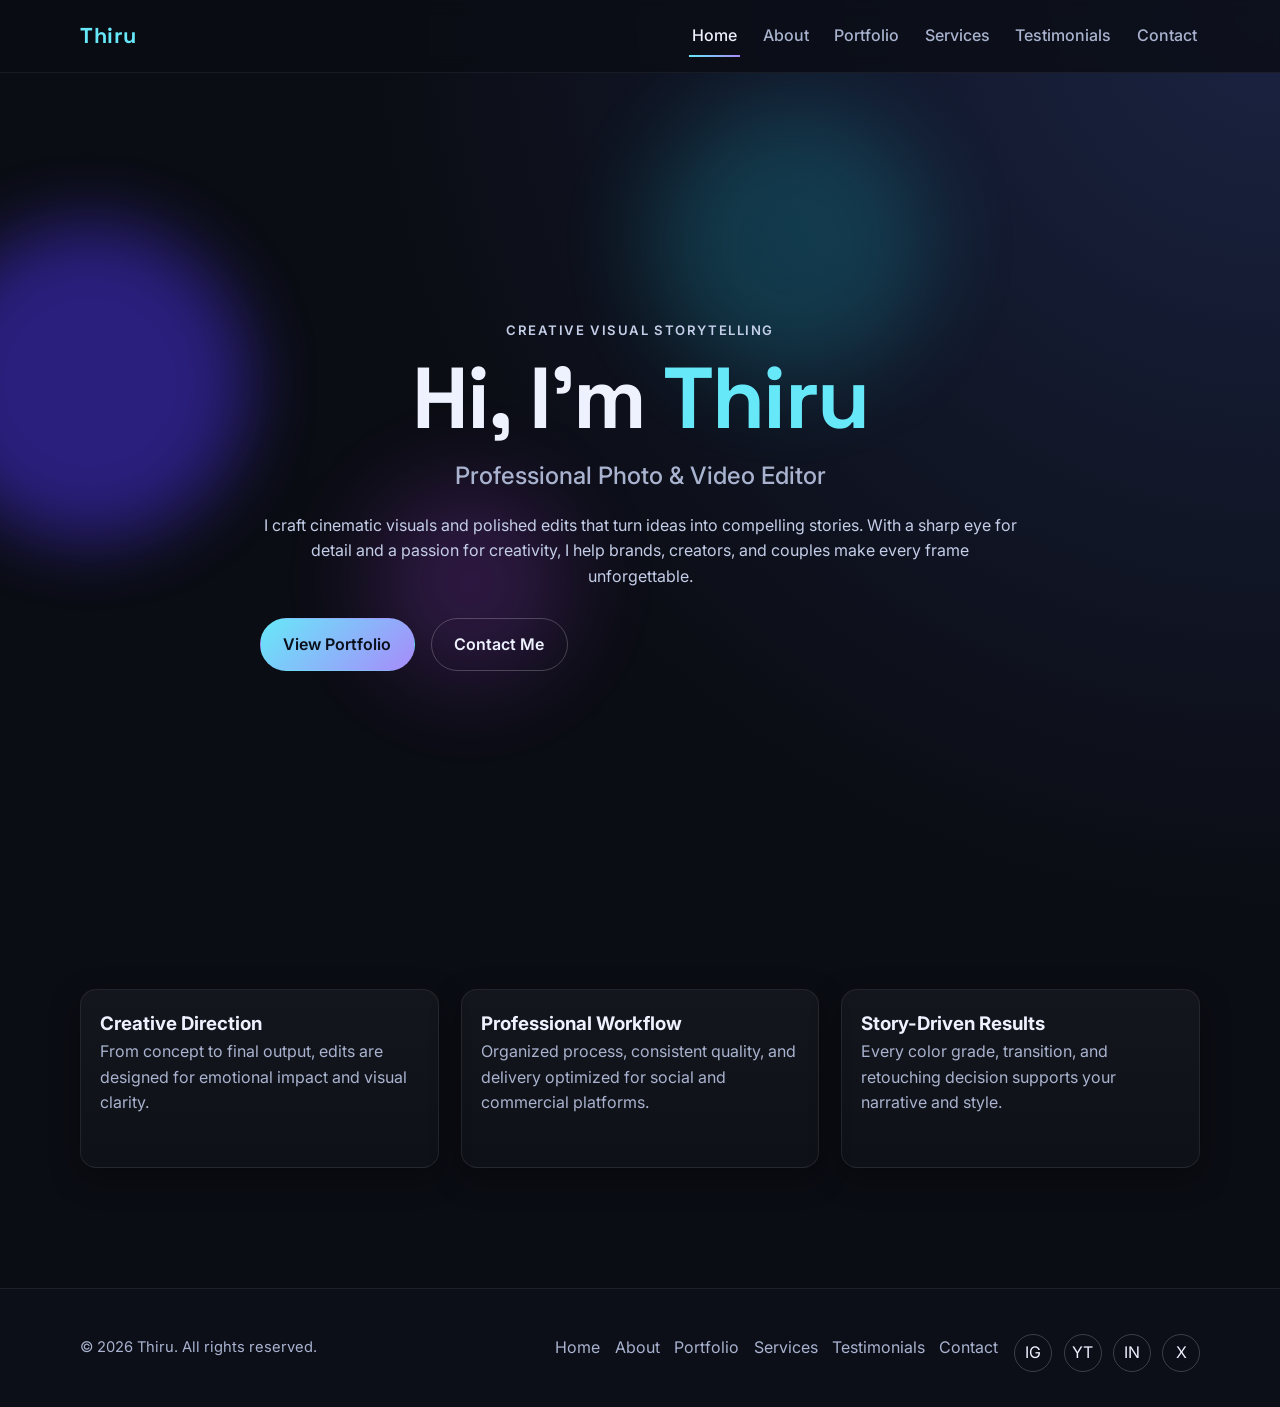
<file: index.html>
<!DOCTYPE html>
<html lang="en">
  <head>
    <meta charset="UTF-8" />
    <meta name="viewport" content="width=device-width, initial-scale=1.0" />
    <meta
      name="description"
      content="Thiru - Professional Photo & Video Editor portfolio website"
    />
    <title>Thiru | Home</title>
    <link rel="stylesheet" href="style.css" />
    <script src="script.js" defer></script>
  </head>
  <body>
    <!-- Shared sticky header -->
    <header class="site-header">
      <div class="container nav-wrap">
        <a class="logo" href="index.html">Thiru</a>
        <button class="nav-toggle" data-nav-toggle aria-label="Toggle navigation">☰</button>
        <nav class="site-nav" id="siteNav" aria-label="Primary navigation">
          <a class="active" href="index.html">Home</a>
          <a href="about.html">About</a>
          <a href="portfolio.html">Portfolio</a>
          <a href="services.html">Services</a>
          <a href="testimonials.html">Testimonials</a>
          <a href="contact.html">Contact</a>
        </nav>
      </div>
    </header>

    <main>
      <!-- Hero section with subtle motion background -->
      <section class="hero section">
        <div class="hero-bg" aria-hidden="true"></div>
        <div class="container hero-content reveal">
          <p class="eyebrow">Creative Visual Storytelling</p>
          <h1>Hi, I’m <span>Thiru</span></h1>
          <h2>Professional Photo &amp; Video Editor</h2>
          <p>
            I craft cinematic visuals and polished edits that turn ideas into compelling stories.
            With a sharp eye for detail and a passion for creativity, I help brands, creators,
            and couples make every frame unforgettable.
          </p>
          <div class="btn-group">
            <a class="btn btn-primary" href="portfolio.html">View Portfolio</a>
            <a class="btn btn-outline" href="contact.html">Contact Me</a>
          </div>
        </div>
      </section>

      <!-- Quick value section -->
      <section class="section">
        <div class="container grid" style="grid-template-columns: repeat(auto-fit, minmax(220px, 1fr));">
          <article class="card reveal">
            <h3>Creative Direction</h3>
            <p class="section-subtitle">
              From concept to final output, edits are designed for emotional impact and visual clarity.
            </p>
          </article>
          <article class="card reveal">
            <h3>Professional Workflow</h3>
            <p class="section-subtitle">
              Organized process, consistent quality, and delivery optimized for social and commercial platforms.
            </p>
          </article>
          <article class="card reveal">
            <h3>Story-Driven Results</h3>
            <p class="section-subtitle">
              Every color grade, transition, and retouching decision supports your narrative and style.
            </p>
          </article>
        </div>
      </section>
    </main>

    <!-- Shared footer -->
    <footer class="site-footer">
      <div class="container footer-wrap">
        <div class="footer-copy">© <span data-year></span> Thiru. All rights reserved.</div>
        <div class="footer-links">
          <a href="index.html">Home</a>
          <a href="about.html">About</a>
          <a href="portfolio.html">Portfolio</a>
          <a href="services.html">Services</a>
          <a href="testimonials.html">Testimonials</a>
          <a href="contact.html">Contact</a>
        </div>
        <div class="social-row" aria-label="Social links">
          <a class="social-icon" href="https://instagram.com" target="_blank" rel="noopener" aria-label="Instagram">IG</a>
          <a class="social-icon" href="https://youtube.com" target="_blank" rel="noopener" aria-label="YouTube">YT</a>
          <a class="social-icon" href="https://linkedin.com" target="_blank" rel="noopener" aria-label="LinkedIn">IN</a>
          <a class="social-icon" href="https://twitter.com" target="_blank" rel="noopener" aria-label="Twitter">X</a>
        </div>
      </div>
    </footer>
  </body>
</html>
</file>
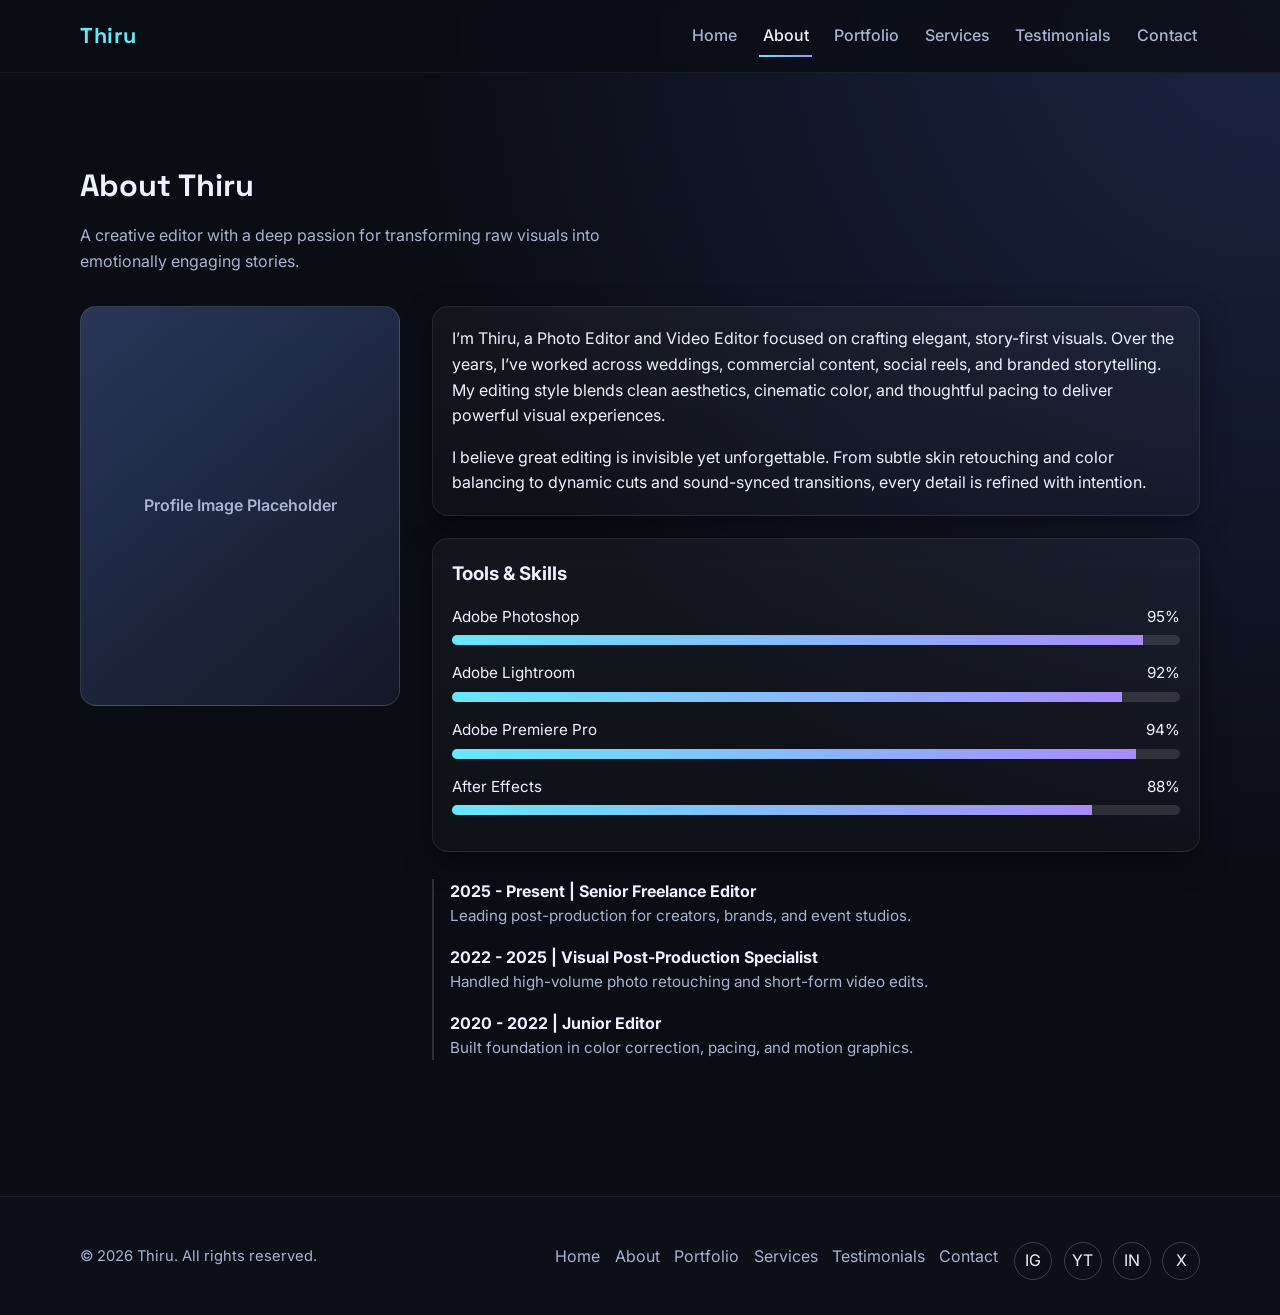
<file: about.html>
<!DOCTYPE html>
<html lang="en">
  <head>
    <meta charset="UTF-8" />
    <meta name="viewport" content="width=device-width, initial-scale=1.0" />
    <meta name="description" content="About Thiru - Photo & Video Editor" />
    <title>Thiru | About</title>
    <link rel="stylesheet" href="style.css" />
    <script src="script.js" defer></script>
  </head>
  <body>
    <header class="site-header">
      <div class="container nav-wrap">
        <a class="logo" href="index.html">Thiru</a>
        <button class="nav-toggle" data-nav-toggle aria-label="Toggle navigation">☰</button>
        <nav class="site-nav" id="siteNav" aria-label="Primary navigation">
          <a href="index.html">Home</a>
          <a class="active" href="about.html">About</a>
          <a href="portfolio.html">Portfolio</a>
          <a href="services.html">Services</a>
          <a href="testimonials.html">Testimonials</a>
          <a href="contact.html">Contact</a>
        </nav>
      </div>
    </header>

    <main>
      <section class="section">
        <div class="container">
          <h1 class="section-title reveal">About Thiru</h1>
          <p class="section-subtitle reveal">
            A creative editor with a deep passion for transforming raw visuals into emotionally engaging stories.
          </p>

          <div class="about-layout">
            <!-- Profile placeholder -->
            <div class="profile-placeholder reveal">Profile Image Placeholder</div>

            <div>
              <article class="card reveal">
                <p>
                  I’m Thiru, a Photo Editor and Video Editor focused on crafting elegant, story-first visuals.
                  Over the years, I’ve worked across weddings, commercial content, social reels, and branded
                  storytelling. My editing style blends clean aesthetics, cinematic color, and thoughtful pacing
                  to deliver powerful visual experiences.
                </p>
                <p style="margin-top: 1rem;">
                  I believe great editing is invisible yet unforgettable. From subtle skin retouching and color
                  balancing to dynamic cuts and sound-synced transitions, every detail is refined with intention.
                </p>
              </article>

              <!-- Skills with animated progress bars -->
              <section class="skills card reveal" aria-label="Editing tools and proficiency">
                <h3 style="margin-bottom: 1rem;">Tools &amp; Skills</h3>

                <div class="skill">
                  <div class="skill-label">
                    <span>Adobe Photoshop</span>
                    <span>95%</span>
                  </div>
                  <div class="skill-track"><div class="skill-fill" data-level="95"></div></div>
                </div>

                <div class="skill">
                  <div class="skill-label">
                    <span>Adobe Lightroom</span>
                    <span>92%</span>
                  </div>
                  <div class="skill-track"><div class="skill-fill" data-level="92"></div></div>
                </div>

                <div class="skill">
                  <div class="skill-label">
                    <span>Adobe Premiere Pro</span>
                    <span>94%</span>
                  </div>
                  <div class="skill-track"><div class="skill-fill" data-level="94"></div></div>
                </div>

                <div class="skill">
                  <div class="skill-label">
                    <span>After Effects</span>
                    <span>88%</span>
                  </div>
                  <div class="skill-track"><div class="skill-fill" data-level="88"></div></div>
                </div>
              </section>

              <!-- Experience timeline -->
              <section class="timeline reveal" aria-label="Experience timeline">
                <div class="timeline-item">
                  <h4>2025 - Present | Senior Freelance Editor</h4>
                  <p>Leading post-production for creators, brands, and event studios.</p>
                </div>
                <div class="timeline-item">
                  <h4>2022 - 2025 | Visual Post-Production Specialist</h4>
                  <p>Handled high-volume photo retouching and short-form video edits.</p>
                </div>
                <div class="timeline-item">
                  <h4>2020 - 2022 | Junior Editor</h4>
                  <p>Built foundation in color correction, pacing, and motion graphics.</p>
                </div>
              </section>
            </div>
          </div>
        </div>
      </section>
    </main>

    <footer class="site-footer">
      <div class="container footer-wrap">
        <div class="footer-copy">© <span data-year></span> Thiru. All rights reserved.</div>
        <div class="footer-links">
          <a href="index.html">Home</a>
          <a href="about.html">About</a>
          <a href="portfolio.html">Portfolio</a>
          <a href="services.html">Services</a>
          <a href="testimonials.html">Testimonials</a>
          <a href="contact.html">Contact</a>
        </div>
        <div class="social-row" aria-label="Social links">
          <a class="social-icon" href="https://instagram.com" target="_blank" rel="noopener" aria-label="Instagram">IG</a>
          <a class="social-icon" href="https://youtube.com" target="_blank" rel="noopener" aria-label="YouTube">YT</a>
          <a class="social-icon" href="https://linkedin.com" target="_blank" rel="noopener" aria-label="LinkedIn">IN</a>
          <a class="social-icon" href="https://twitter.com" target="_blank" rel="noopener" aria-label="Twitter">X</a>
        </div>
      </div>
    </footer>
  </body>
</html>
</file>
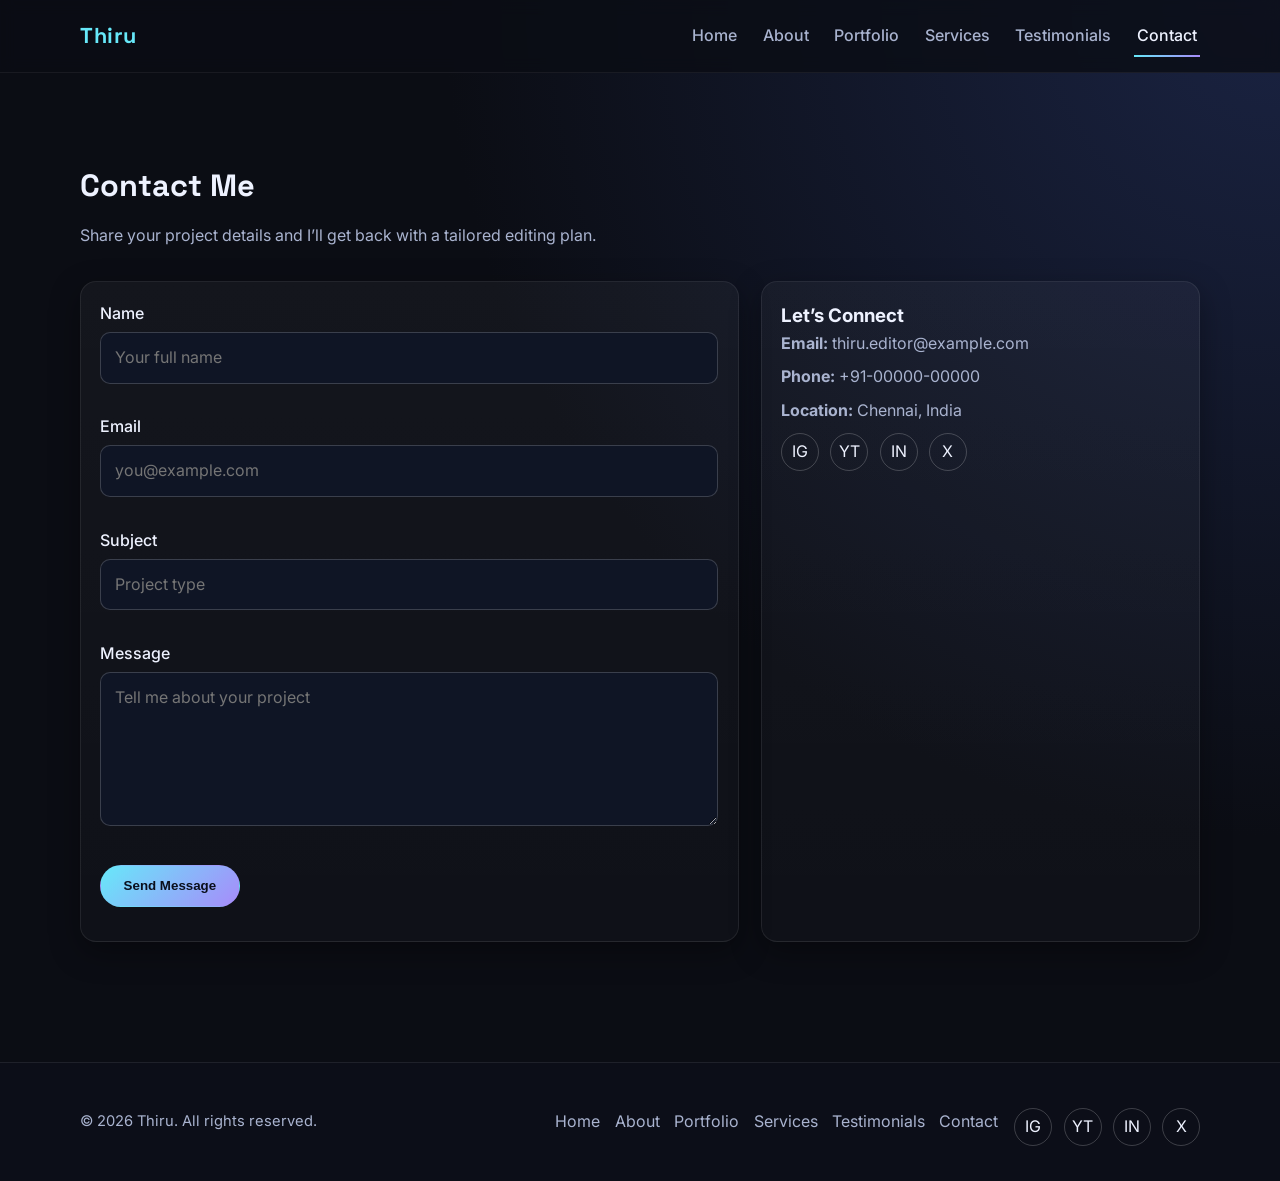
<file: contact.html>
<!DOCTYPE html>
<html lang="en">
  <head>
    <meta charset="UTF-8" />
    <meta name="viewport" content="width=device-width, initial-scale=1.0" />
    <meta name="description" content="Contact Thiru for photo and video editing projects" />
    <title>Thiru | Contact</title>
    <link rel="stylesheet" href="style.css" />
    <script src="script.js" defer></script>
  </head>
  <body>
    <header class="site-header">
      <div class="container nav-wrap">
        <a class="logo" href="index.html">Thiru</a>
        <button class="nav-toggle" data-nav-toggle aria-label="Toggle navigation">☰</button>
        <nav class="site-nav" id="siteNav" aria-label="Primary navigation">
          <a href="index.html">Home</a>
          <a href="about.html">About</a>
          <a href="portfolio.html">Portfolio</a>
          <a href="services.html">Services</a>
          <a href="testimonials.html">Testimonials</a>
          <a class="active" href="contact.html">Contact</a>
        </nav>
      </div>
    </header>

    <main>
      <section class="section">
        <div class="container">
          <h1 class="section-title reveal">Contact Me</h1>
          <p class="section-subtitle reveal">
            Share your project details and I’ll get back with a tailored editing plan.
          </p>

          <div class="contact-layout">
            <!-- Contact form with JavaScript validation -->
            <form id="contactForm" class="card reveal" novalidate>
              <div class="form-group">
                <label for="name">Name</label>
                <input id="name" name="name" type="text" placeholder="Your full name" />
                <p class="error" data-error="name"></p>
              </div>

              <div class="form-group">
                <label for="email">Email</label>
                <input id="email" name="email" type="email" placeholder="you@example.com" />
                <p class="error" data-error="email"></p>
              </div>

              <div class="form-group">
                <label for="subject">Subject</label>
                <input id="subject" name="subject" type="text" placeholder="Project type" />
                <p class="error" data-error="subject"></p>
              </div>

              <div class="form-group">
                <label for="message">Message</label>
                <textarea id="message" name="message" rows="5" placeholder="Tell me about your project"></textarea>
                <p class="error" data-error="message"></p>
              </div>

              <button type="submit" class="btn btn-primary">Send Message</button>
              <p id="formMessage" class="form-message"></p>
            </form>

            <!-- Contact details and social links -->
            <aside class="card contact-info reveal">
              <h3>Let’s Connect</h3>
              <p><strong>Email:</strong> thiru.editor@example.com</p>
              <p><strong>Phone:</strong> +91-00000-00000</p>
              <p><strong>Location:</strong> Chennai, India</p>

              <div class="social-row" aria-label="Social links">
                <a class="social-icon" href="https://instagram.com" target="_blank" rel="noopener" aria-label="Instagram">IG</a>
                <a class="social-icon" href="https://youtube.com" target="_blank" rel="noopener" aria-label="YouTube">YT</a>
                <a class="social-icon" href="https://linkedin.com" target="_blank" rel="noopener" aria-label="LinkedIn">IN</a>
                <a class="social-icon" href="https://twitter.com" target="_blank" rel="noopener" aria-label="Twitter">X</a>
              </div>
            </aside>
          </div>
        </div>
      </section>
    </main>

    <footer class="site-footer">
      <div class="container footer-wrap">
        <div class="footer-copy">© <span data-year></span> Thiru. All rights reserved.</div>
        <div class="footer-links">
          <a href="index.html">Home</a>
          <a href="about.html">About</a>
          <a href="portfolio.html">Portfolio</a>
          <a href="services.html">Services</a>
          <a href="testimonials.html">Testimonials</a>
          <a href="contact.html">Contact</a>
        </div>
        <div class="social-row" aria-label="Social links">
          <a class="social-icon" href="https://instagram.com" target="_blank" rel="noopener" aria-label="Instagram">IG</a>
          <a class="social-icon" href="https://youtube.com" target="_blank" rel="noopener" aria-label="YouTube">YT</a>
          <a class="social-icon" href="https://linkedin.com" target="_blank" rel="noopener" aria-label="LinkedIn">IN</a>
          <a class="social-icon" href="https://twitter.com" target="_blank" rel="noopener" aria-label="Twitter">X</a>
        </div>
      </div>
    </footer>
  </body>
</html>
</file>
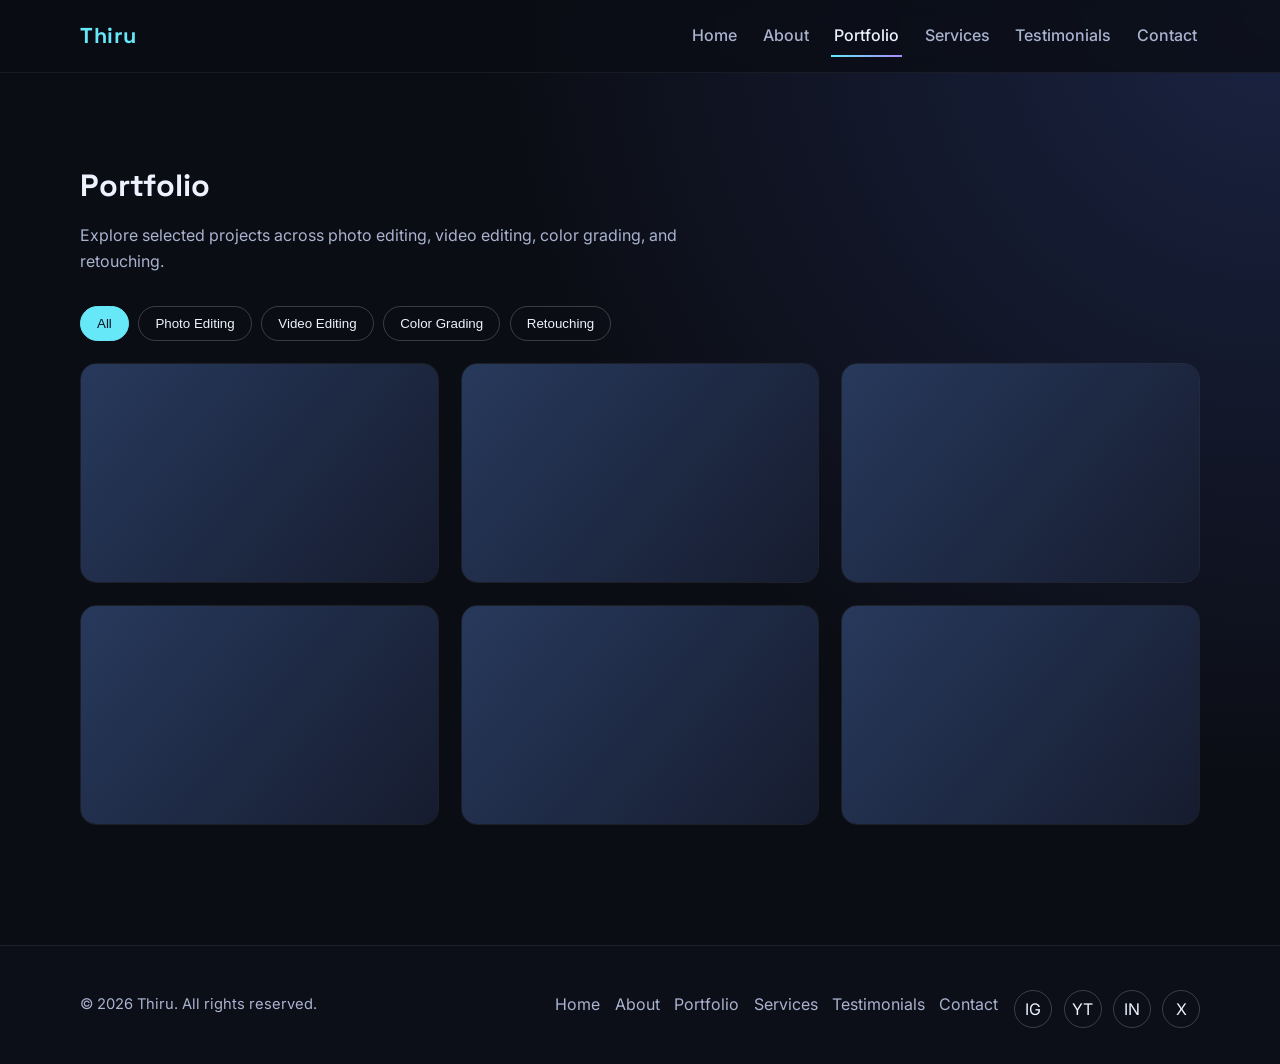
<file: portfolio.html>
<!DOCTYPE html>
<html lang="en">
  <head>
    <meta charset="UTF-8" />
    <meta name="viewport" content="width=device-width, initial-scale=1.0" />
    <meta name="description" content="Thiru portfolio projects" />
    <title>Thiru | Portfolio</title>
    <link rel="stylesheet" href="style.css" />
    <script src="script.js" defer></script>
  </head>
  <body>
    <header class="site-header">
      <div class="container nav-wrap">
        <a class="logo" href="index.html">Thiru</a>
        <button class="nav-toggle" data-nav-toggle aria-label="Toggle navigation">☰</button>
        <nav class="site-nav" id="siteNav" aria-label="Primary navigation">
          <a href="index.html">Home</a>
          <a href="about.html">About</a>
          <a class="active" href="portfolio.html">Portfolio</a>
          <a href="services.html">Services</a>
          <a href="testimonials.html">Testimonials</a>
          <a href="contact.html">Contact</a>
        </nav>
      </div>
    </header>

    <main>
      <section class="section">
        <div class="container">
          <h1 class="section-title reveal">Portfolio</h1>
          <p class="section-subtitle reveal">
            Explore selected projects across photo editing, video editing, color grading, and retouching.
          </p>

          <!-- Category filter buttons -->
          <div class="filter-wrap reveal">
            <button class="filter-btn active" data-filter="all">All</button>
            <button class="filter-btn" data-filter="photo">Photo Editing</button>
            <button class="filter-btn" data-filter="video">Video Editing</button>
            <button class="filter-btn" data-filter="grading">Color Grading</button>
            <button class="filter-btn" data-filter="retouch">Retouching</button>
          </div>

          <!-- Portfolio grid -->
          <div class="grid portfolio-grid reveal">
            <article class="portfolio-item" data-category="photo" data-title="Editorial Lookbook" data-gradient="linear-gradient(140deg, #455f8f, #1c273f)">
              <div class="project-thumb"></div>
              <div class="overlay"><div><h4>Editorial Lookbook</h4><p>Photo Editing</p></div></div>
            </article>

            <article class="portfolio-item" data-category="video" data-title="Wedding Highlight Film" data-gradient="linear-gradient(140deg, #704f2e, #2d2133)">
              <div class="project-thumb"></div>
              <div class="overlay"><div><h4>Wedding Highlight Film</h4><p>Video Editing</p></div></div>
            </article>

            <article class="portfolio-item" data-category="grading" data-title="Cinematic Teal & Orange" data-gradient="linear-gradient(140deg, #0b5f6a, #1d2440)">
              <div class="project-thumb"></div>
              <div class="overlay"><div><h4>Cinematic Teal &amp; Orange</h4><p>Color Grading</p></div></div>
            </article>

            <article class="portfolio-item" data-category="retouch" data-title="Beauty Retouch Series" data-gradient="linear-gradient(140deg, #705075, #252b45)">
              <div class="project-thumb"></div>
              <div class="overlay"><div><h4>Beauty Retouch Series</h4><p>Retouching</p></div></div>
            </article>

            <article class="portfolio-item" data-category="video" data-title="YouTube Travel Vlog" data-gradient="linear-gradient(140deg, #3f6b4d, #1f2b3d)">
              <div class="project-thumb"></div>
              <div class="overlay"><div><h4>YouTube Travel Vlog</h4><p>Video Editing</p></div></div>
            </article>

            <article class="portfolio-item" data-category="photo" data-title="Fashion Campaign Cleanup" data-gradient="linear-gradient(140deg, #6b4f8a, #1b213f)">
              <div class="project-thumb"></div>
              <div class="overlay"><div><h4>Fashion Campaign Cleanup</h4><p>Photo Editing</p></div></div>
            </article>
          </div>
        </div>
      </section>
    </main>

    <!-- Modal preview for portfolio items -->
    <div class="modal" id="portfolioModal" aria-hidden="true">
      <button class="modal-close" data-modal-close aria-label="Close preview">×</button>
      <div class="modal-content">
        <div class="modal-preview" data-modal-preview></div>
        <div class="modal-body">
          <h3 data-modal-title>Project Title</h3>
          <p data-modal-category class="section-subtitle" style="margin: 0.4rem 0 0;">Category</p>
        </div>
      </div>
    </div>

    <footer class="site-footer">
      <div class="container footer-wrap">
        <div class="footer-copy">© <span data-year></span> Thiru. All rights reserved.</div>
        <div class="footer-links">
          <a href="index.html">Home</a>
          <a href="about.html">About</a>
          <a href="portfolio.html">Portfolio</a>
          <a href="services.html">Services</a>
          <a href="testimonials.html">Testimonials</a>
          <a href="contact.html">Contact</a>
        </div>
        <div class="social-row" aria-label="Social links">
          <a class="social-icon" href="https://instagram.com" target="_blank" rel="noopener" aria-label="Instagram">IG</a>
          <a class="social-icon" href="https://youtube.com" target="_blank" rel="noopener" aria-label="YouTube">YT</a>
          <a class="social-icon" href="https://linkedin.com" target="_blank" rel="noopener" aria-label="LinkedIn">IN</a>
          <a class="social-icon" href="https://twitter.com" target="_blank" rel="noopener" aria-label="Twitter">X</a>
        </div>
      </div>
    </footer>
  </body>
</html>
</file>
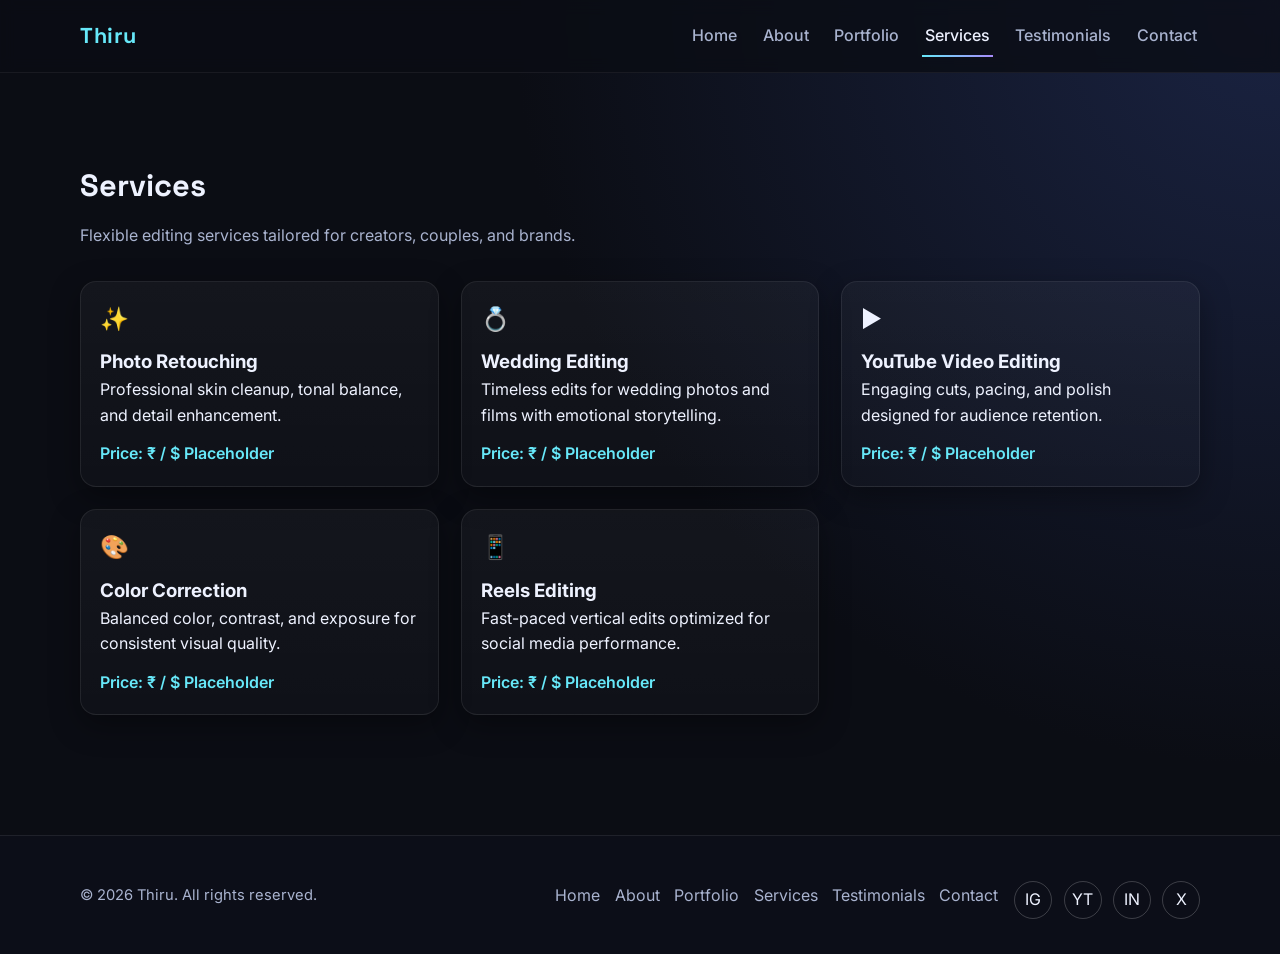
<file: services.html>
<!DOCTYPE html>
<html lang="en">
  <head>
    <meta charset="UTF-8" />
    <meta name="viewport" content="width=device-width, initial-scale=1.0" />
    <meta name="description" content="Services by Thiru - Photo & Video Editing" />
    <title>Thiru | Services</title>
    <link rel="stylesheet" href="style.css" />
    <script src="script.js" defer></script>
  </head>
  <body>
    <header class="site-header">
      <div class="container nav-wrap">
        <a class="logo" href="index.html">Thiru</a>
        <button class="nav-toggle" data-nav-toggle aria-label="Toggle navigation">☰</button>
        <nav class="site-nav" id="siteNav" aria-label="Primary navigation">
          <a href="index.html">Home</a>
          <a href="about.html">About</a>
          <a href="portfolio.html">Portfolio</a>
          <a class="active" href="services.html">Services</a>
          <a href="testimonials.html">Testimonials</a>
          <a href="contact.html">Contact</a>
        </nav>
      </div>
    </header>

    <main>
      <section class="section">
        <div class="container">
          <h1 class="section-title reveal">Services</h1>
          <p class="section-subtitle reveal">
            Flexible editing services tailored for creators, couples, and brands.
          </p>

          <!-- Service cards -->
          <div class="grid services-grid">
            <article class="card service-card reveal">
              <div class="service-icon">✨</div>
              <h3>Photo Retouching</h3>
              <p>Professional skin cleanup, tonal balance, and detail enhancement.</p>
              <p class="price">Price: ₹ / $ Placeholder</p>
            </article>

            <article class="card service-card reveal">
              <div class="service-icon">💍</div>
              <h3>Wedding Editing</h3>
              <p>Timeless edits for wedding photos and films with emotional storytelling.</p>
              <p class="price">Price: ₹ / $ Placeholder</p>
            </article>

            <article class="card service-card reveal">
              <div class="service-icon">▶️</div>
              <h3>YouTube Video Editing</h3>
              <p>Engaging cuts, pacing, and polish designed for audience retention.</p>
              <p class="price">Price: ₹ / $ Placeholder</p>
            </article>

            <article class="card service-card reveal">
              <div class="service-icon">🎨</div>
              <h3>Color Correction</h3>
              <p>Balanced color, contrast, and exposure for consistent visual quality.</p>
              <p class="price">Price: ₹ / $ Placeholder</p>
            </article>

            <article class="card service-card reveal">
              <div class="service-icon">📱</div>
              <h3>Reels Editing</h3>
              <p>Fast-paced vertical edits optimized for social media performance.</p>
              <p class="price">Price: ₹ / $ Placeholder</p>
            </article>
          </div>
        </div>
      </section>
    </main>

    <footer class="site-footer">
      <div class="container footer-wrap">
        <div class="footer-copy">© <span data-year></span> Thiru. All rights reserved.</div>
        <div class="footer-links">
          <a href="index.html">Home</a>
          <a href="about.html">About</a>
          <a href="portfolio.html">Portfolio</a>
          <a href="services.html">Services</a>
          <a href="testimonials.html">Testimonials</a>
          <a href="contact.html">Contact</a>
        </div>
        <div class="social-row" aria-label="Social links">
          <a class="social-icon" href="https://instagram.com" target="_blank" rel="noopener" aria-label="Instagram">IG</a>
          <a class="social-icon" href="https://youtube.com" target="_blank" rel="noopener" aria-label="YouTube">YT</a>
          <a class="social-icon" href="https://linkedin.com" target="_blank" rel="noopener" aria-label="LinkedIn">IN</a>
          <a class="social-icon" href="https://twitter.com" target="_blank" rel="noopener" aria-label="Twitter">X</a>
        </div>
      </div>
    </footer>
  </body>
</html>
</file>
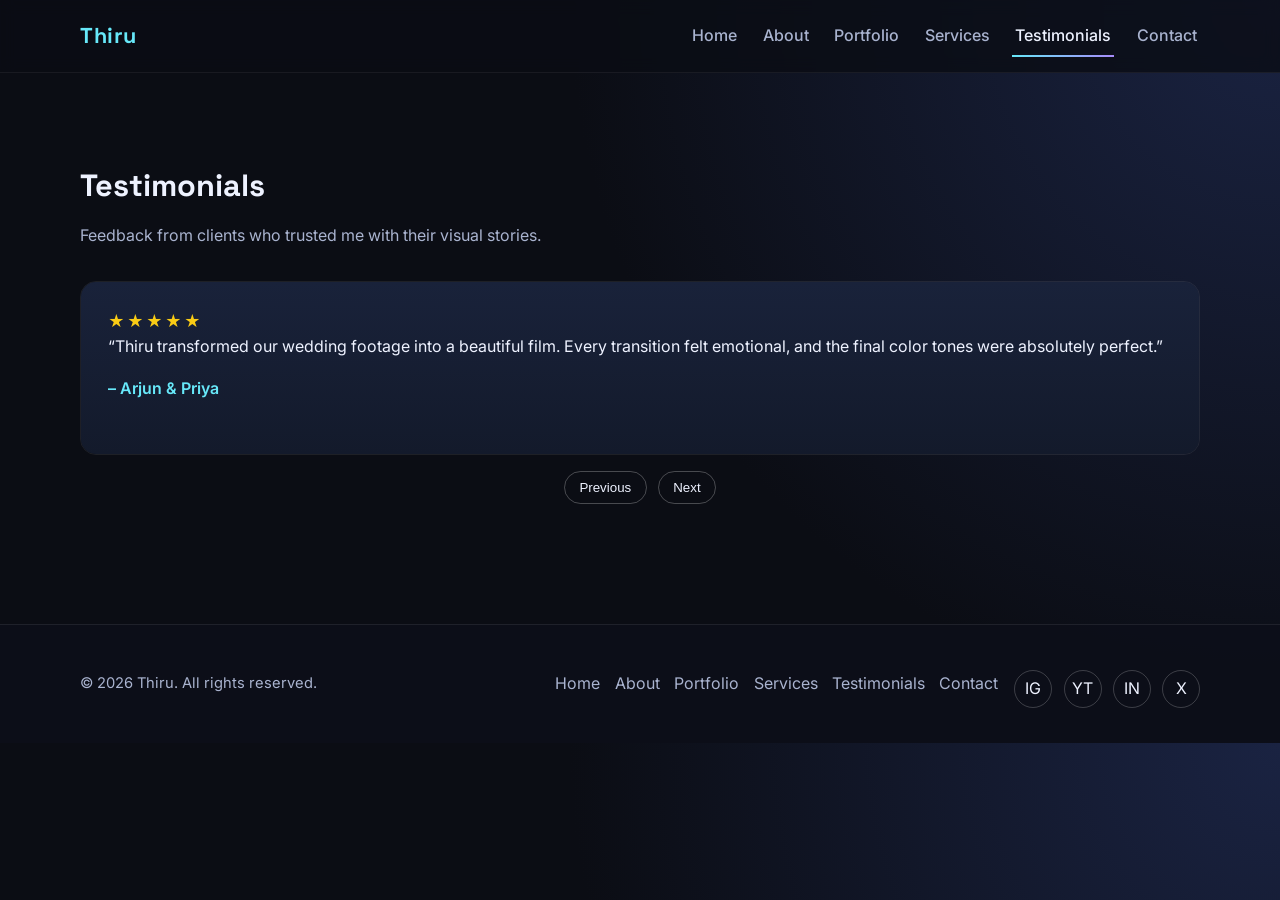
<file: testimonials.html>
<!DOCTYPE html>
<html lang="en">
  <head>
    <meta charset="UTF-8" />
    <meta name="viewport" content="width=device-width, initial-scale=1.0" />
    <meta name="description" content="Client testimonials for Thiru's editing work" />
    <title>Thiru | Testimonials</title>
    <link rel="stylesheet" href="style.css" />
    <script src="script.js" defer></script>
  </head>
  <body>
    <header class="site-header">
      <div class="container nav-wrap">
        <a class="logo" href="index.html">Thiru</a>
        <button class="nav-toggle" data-nav-toggle aria-label="Toggle navigation">☰</button>
        <nav class="site-nav" id="siteNav" aria-label="Primary navigation">
          <a href="index.html">Home</a>
          <a href="about.html">About</a>
          <a href="portfolio.html">Portfolio</a>
          <a href="services.html">Services</a>
          <a class="active" href="testimonials.html">Testimonials</a>
          <a href="contact.html">Contact</a>
        </nav>
      </div>
    </header>

    <main>
      <section class="section">
        <div class="container">
          <h1 class="section-title reveal">Testimonials</h1>
          <p class="section-subtitle reveal">
            Feedback from clients who trusted me with their visual stories.
          </p>

          <!-- Auto-sliding testimonial carousel -->
          <div class="carousel reveal">
            <div class="carousel-track" data-carousel-track>
              <article class="testimonial">
                <p class="stars">★★★★★</p>
                <p>
                  “Thiru transformed our wedding footage into a beautiful film. Every transition felt emotional,
                  and the final color tones were absolutely perfect.”
                </p>
                <p class="client">– Arjun & Priya</p>
              </article>

              <article class="testimonial">
                <p class="stars">★★★★★</p>
                <p>
                  “Our YouTube edits now look premium and engaging. The pacing, titles, and storytelling quality
                  have improved our viewer retention significantly.”
                </p>
                <p class="client">– Kavin, Travel Creator</p>
              </article>

              <article class="testimonial">
                <p class="stars">★★★★★</p>
                <p>
                  “The photo retouching was clean, natural, and brand-ready. Communication and delivery were
                  fast and professional from start to finish.”
                </p>
                <p class="client">– Nisha, Fashion Brand Lead</p>
              </article>
            </div>
          </div>

          <div class="carousel-controls reveal">
            <button data-carousel-prev aria-label="Previous testimonial">Previous</button>
            <button data-carousel-next aria-label="Next testimonial">Next</button>
          </div>
        </div>
      </section>
    </main>

    <footer class="site-footer">
      <div class="container footer-wrap">
        <div class="footer-copy">© <span data-year></span> Thiru. All rights reserved.</div>
        <div class="footer-links">
          <a href="index.html">Home</a>
          <a href="about.html">About</a>
          <a href="portfolio.html">Portfolio</a>
          <a href="services.html">Services</a>
          <a href="testimonials.html">Testimonials</a>
          <a href="contact.html">Contact</a>
        </div>
        <div class="social-row" aria-label="Social links">
          <a class="social-icon" href="https://instagram.com" target="_blank" rel="noopener" aria-label="Instagram">IG</a>
          <a class="social-icon" href="https://youtube.com" target="_blank" rel="noopener" aria-label="YouTube">YT</a>
          <a class="social-icon" href="https://linkedin.com" target="_blank" rel="noopener" aria-label="LinkedIn">IN</a>
          <a class="social-icon" href="https://twitter.com" target="_blank" rel="noopener" aria-label="Twitter">X</a>
        </div>
      </div>
    </footer>
  </body>
</html>
</file>
<file: style.css>
/* -------------------------------------------
   Thiru Portfolio Website - Global Styles
   ------------------------------------------- */

@import url('https://fonts.googleapis.com/css2?family=Inter:wght@400;500;600;700;800&family=Space+Grotesk:wght@500;700&display=swap');

:root {
  --bg: #0b0d14;
  --bg-soft: #131826;
  --surface: #171d2d;
  --surface-2: #1f2740;
  --text: #eef2ff;
  --muted: #a9b3cf;
  --accent: #67e8f9;
  --accent-2: #a78bfa;
  --success: #34d399;
  --danger: #f87171;
  --shadow: 0 10px 30px rgba(0, 0, 0, 0.35);
  --radius: 16px;
  --max-width: 1120px;
}

* {
  box-sizing: border-box;
  margin: 0;
  padding: 0;
}

html {
  scroll-behavior: smooth;
}

body {
  font-family: 'Inter', system-ui, -apple-system, BlinkMacSystemFont, 'Segoe UI', sans-serif;
  background: radial-gradient(circle at top right, #1a2342 0%, var(--bg) 48%);
  color: var(--text);
  line-height: 1.6;
}

a {
  color: inherit;
  text-decoration: none;
}

img {
  max-width: 100%;
  display: block;
}

.container {
  width: min(92%, var(--max-width));
  margin-inline: auto;
}

.section {
  padding: 5.5rem 0;
}

.section-title {
  font-family: 'Space Grotesk', sans-serif;
  font-size: clamp(1.8rem, 2.4vw, 2.5rem);
  margin-bottom: 0.8rem;
}

.section-subtitle {
  color: var(--muted);
  margin-bottom: 2rem;
  max-width: 60ch;
}

/* ---------------- Header & Navigation ---------------- */
.site-header {
  position: sticky;
  top: 0;
  z-index: 999;
  backdrop-filter: blur(8px);
  background: rgba(11, 13, 20, 0.8);
  border-bottom: 1px solid rgba(255, 255, 255, 0.06);
}

.nav-wrap {
  min-height: 72px;
  display: flex;
  align-items: center;
  justify-content: space-between;
}

.logo {
  font-family: 'Space Grotesk', sans-serif;
  font-weight: 700;
  font-size: 1.35rem;
  letter-spacing: 0.6px;
  color: var(--accent);
}

.site-nav {
  display: flex;
  gap: 1.2rem;
}

.site-nav a {
  color: var(--muted);
  font-weight: 500;
  padding: 0.35rem 0.2rem;
  position: relative;
  transition: color 0.25s ease;
}

.site-nav a::after {
  content: '';
  position: absolute;
  left: 0;
  bottom: -3px;
  width: 100%;
  height: 2px;
  background: linear-gradient(90deg, var(--accent), var(--accent-2));
  transform: scaleX(0);
  transform-origin: left;
  transition: transform 0.25s ease;
}

.site-nav a:hover,
.site-nav a.active {
  color: var(--text);
}

.site-nav a:hover::after,
.site-nav a.active::after {
  transform: scaleX(1);
}

.nav-toggle {
  display: none;
  background: transparent;
  border: 1px solid rgba(255, 255, 255, 0.2);
  color: var(--text);
  font-size: 1rem;
  border-radius: 10px;
  width: 42px;
  height: 42px;
  cursor: pointer;
}

/* ---------------- Reusable UI ---------------- */
.btn-group {
  display: flex;
  flex-wrap: wrap;
  gap: 1rem;
  margin-top: 1.8rem;
}

.btn {
  display: inline-flex;
  align-items: center;
  justify-content: center;
  gap: 0.5rem;
  border-radius: 999px;
  font-weight: 600;
  padding: 0.8rem 1.4rem;
  border: 1px solid transparent;
  transition: all 0.25s ease;
}

.btn-primary {
  background: linear-gradient(135deg, var(--accent), var(--accent-2));
  color: #0a0f1c;
}

.btn-primary:hover {
  transform: translateY(-2px);
  box-shadow: 0 10px 20px rgba(103, 232, 249, 0.24);
}

.btn-outline {
  border-color: rgba(255, 255, 255, 0.22);
  color: var(--text);
}

.btn-outline:hover {
  border-color: var(--accent);
  color: var(--accent);
}

.grid {
  display: grid;
  gap: 1.35rem;
}

.card {
  background: linear-gradient(180deg, rgba(255, 255, 255, 0.04), rgba(255, 255, 255, 0.02));
  border: 1px solid rgba(255, 255, 255, 0.08);
  border-radius: var(--radius);
  padding: 1.2rem;
  box-shadow: var(--shadow);
}

/* ---------------- Scroll Animation ---------------- */
.reveal {
  opacity: 0;
  transform: translateY(22px);
  transition: opacity 0.65s ease, transform 0.65s ease;
}

.reveal.in-view {
  opacity: 1;
  transform: translateY(0);
}

/* ---------------- Home ---------------- */
.hero {
  min-height: calc(100vh - 72px);
  display: grid;
  place-items: center;
  position: relative;
  overflow: hidden;
}

.hero-content {
  position: relative;
  z-index: 2;
  text-align: center;
  max-width: 760px;
}

.eyebrow {
  color: var(--accent);
  letter-spacing: 0.12em;
  text-transform: uppercase;
  font-size: 0.82rem;
  font-weight: 600;
  margin-bottom: 0.8rem;
}

.hero h1 {
  font-family: 'Space Grotesk', sans-serif;
  font-size: clamp(2.8rem, 9vw, 5.4rem);
  line-height: 1.02;
  letter-spacing: -0.02em;
}

.hero h1 span {
  color: var(--accent);
}

.hero h2 {
  margin-top: 0.9rem;
  font-size: clamp(1.1rem, 2.2vw, 1.5rem);
  color: var(--muted);
  font-weight: 500;
}

.hero p {
  margin-top: 1.1rem;
  color: #c4cee8;
}

/* Subtle animated background blobs */
.hero-bg,
.hero-bg::before,
.hero-bg::after {
  position: absolute;
  border-radius: 50%;
  filter: blur(34px);
  opacity: 0.45;
}

.hero-bg {
  inset: auto;
  width: 320px;
  height: 320px;
  background: #5236ff;
  left: -70px;
  top: 18%;
  animation: floatBlob1 14s ease-in-out infinite;
}

.hero-bg::before {
  content: '';
  width: 280px;
  height: 280px;
  background: #1ecfe6;
  right: -680px;
  top: -120px;
  animation: floatBlob2 16s ease-in-out infinite;
}

.hero-bg::after {
  content: '';
  width: 200px;
  height: 200px;
  background: #be4cff;
  right: -320px;
  top: 260px;
  animation: floatBlob3 11s ease-in-out infinite;
}

@keyframes floatBlob1 {
  0%,
  100% {
    transform: translateY(0) translateX(0);
  }
  50% {
    transform: translateY(-28px) translateX(25px);
  }
}

@keyframes floatBlob2 {
  0%,
  100% {
    transform: translateY(0) translateX(0);
  }
  50% {
    transform: translateY(24px) translateX(-22px);
  }
}

@keyframes floatBlob3 {
  0%,
  100% {
    transform: translateY(0) translateX(0);
  }
  50% {
    transform: translateY(-20px) translateX(-16px);
  }
}

/* ---------------- About ---------------- */
.about-layout {
  display: grid;
  grid-template-columns: 320px 1fr;
  gap: 2rem;
  align-items: start;
}

.profile-placeholder {
  aspect-ratio: 4 / 5;
  border-radius: var(--radius);
  border: 1px solid rgba(255, 255, 255, 0.12);
  background: linear-gradient(140deg, #283659, #131826);
  display: grid;
  place-items: center;
  color: var(--muted);
  font-weight: 600;
}

.skills {
  margin-top: 1.4rem;
}

.skill {
  margin-bottom: 1rem;
}

.skill-label {
  display: flex;
  justify-content: space-between;
  margin-bottom: 0.4rem;
  font-size: 0.95rem;
}

.skill-track {
  height: 10px;
  border-radius: 999px;
  overflow: hidden;
  background: rgba(255, 255, 255, 0.12);
}

.skill-fill {
  width: 0;
  height: 100%;
  background: linear-gradient(90deg, var(--accent), var(--accent-2));
  transition: width 1.2s ease;
}

.timeline {
  margin-top: 1.7rem;
  border-left: 2px solid rgba(255, 255, 255, 0.14);
  padding-left: 1rem;
}

.timeline-item {
  margin-bottom: 1rem;
}

.timeline-item h4 {
  font-size: 1rem;
}

.timeline-item p {
  color: var(--muted);
  font-size: 0.95rem;
}

/* ---------------- Portfolio ---------------- */
.filter-wrap {
  display: flex;
  flex-wrap: wrap;
  gap: 0.6rem;
  margin-bottom: 1.4rem;
}

.filter-btn {
  border: 1px solid rgba(255, 255, 255, 0.2);
  background: transparent;
  color: var(--text);
  padding: 0.55rem 1rem;
  border-radius: 999px;
  cursor: pointer;
  transition: all 0.2s ease;
}

.filter-btn.active,
.filter-btn:hover {
  color: #0b1220;
  background: var(--accent);
  border-color: var(--accent);
}

.portfolio-grid {
  grid-template-columns: repeat(12, 1fr);
}

.portfolio-item {
  grid-column: span 4;
  border-radius: var(--radius);
  position: relative;
  overflow: hidden;
  min-height: 220px;
  cursor: pointer;
  border: 1px solid rgba(255, 255, 255, 0.08);
}

.project-thumb {
  height: 100%;
  background: linear-gradient(130deg, #27395c, #161c2f);
  transition: transform 0.35s ease;
}

.portfolio-item:hover .project-thumb {
  transform: scale(1.06);
}

.overlay {
  position: absolute;
  inset: 0;
  background: linear-gradient(180deg, transparent 30%, rgba(5, 9, 20, 0.9) 100%);
  display: flex;
  align-items: end;
  padding: 1rem;
  opacity: 0;
  transition: opacity 0.28s ease;
}

.portfolio-item:hover .overlay {
  opacity: 1;
}

.overlay h4 {
  font-size: 1rem;
}

.overlay p {
  color: var(--accent);
  font-size: 0.88rem;
}

.portfolio-item.hidden {
  display: none;
}

/* Portfolio modal */
.modal {
  position: fixed;
  inset: 0;
  background: rgba(4, 7, 15, 0.78);
  display: none;
  place-items: center;
  padding: 1rem;
  z-index: 2000;
}

.modal.open {
  display: grid;
}

.modal-content {
  width: min(92vw, 760px);
  background: var(--surface);
  border-radius: var(--radius);
  border: 1px solid rgba(255, 255, 255, 0.1);
  overflow: hidden;
}

.modal-preview {
  height: 320px;
  background: linear-gradient(140deg, #2a4270, #1a1f35);
}

.modal-body {
  padding: 1rem 1.2rem 1.4rem;
}

.modal-close {
  position: absolute;
  top: 1rem;
  right: 1rem;
  width: 42px;
  height: 42px;
  border-radius: 50%;
  border: none;
  cursor: pointer;
  font-size: 1.4rem;
  background: #f8fafc;
}

/* ---------------- Services ---------------- */
.services-grid {
  grid-template-columns: repeat(3, minmax(0, 1fr));
}

.service-card {
  transition: transform 0.25s ease, border-color 0.25s ease;
}

.service-card:hover {
  transform: translateY(-6px);
  border-color: rgba(103, 232, 249, 0.5);
}

.service-icon {
  font-size: 1.45rem;
  margin-bottom: 0.6rem;
}

.price {
  margin-top: 0.8rem;
  color: var(--accent);
  font-weight: 600;
}

/* ---------------- Testimonials ---------------- */
.carousel {
  overflow: hidden;
  border-radius: var(--radius);
  border: 1px solid rgba(255, 255, 255, 0.08);
}

.carousel-track {
  display: flex;
  transition: transform 0.6s ease;
}

.testimonial {
  flex: 0 0 100%;
  padding: 1.7rem;
  background: linear-gradient(180deg, #19223a, #131a2b);
}

.stars {
  color: #facc15;
  letter-spacing: 2px;
}

.client {
  margin-top: 1rem;
  color: var(--accent);
  font-weight: 600;
}

.carousel-controls {
  margin-top: 1rem;
  display: flex;
  justify-content: center;
  gap: 0.7rem;
}

.carousel-controls button {
  border: 1px solid rgba(255, 255, 255, 0.25);
  background: transparent;
  color: var(--text);
  border-radius: 999px;
  padding: 0.5rem 0.9rem;
  cursor: pointer;
}

/* ---------------- Contact ---------------- */
.contact-layout {
  display: grid;
  grid-template-columns: 1.2fr 0.8fr;
  gap: 1.4rem;
}

.form-group {
  margin-bottom: 0.9rem;
}

label {
  display: block;
  margin-bottom: 0.35rem;
  font-weight: 500;
}

input,
textarea {
  width: 100%;
  border: 1px solid rgba(255, 255, 255, 0.18);
  border-radius: 10px;
  background: #0f1525;
  color: var(--text);
  padding: 0.75rem 0.85rem;
  font: inherit;
}

input:focus,
textarea:focus {
  outline: 2px solid rgba(103, 232, 249, 0.35);
  border-color: var(--accent);
}

.error {
  min-height: 1.2em;
  font-size: 0.85rem;
  color: var(--danger);
}

.form-message {
  margin-top: 0.9rem;
  color: var(--success);
  font-weight: 600;
}

.contact-info p {
  margin-bottom: 0.5rem;
  color: var(--muted);
}

.social-row {
  display: flex;
  gap: 0.7rem;
  margin-top: 0.6rem;
}

.social-icon {
  width: 38px;
  height: 38px;
  display: inline-grid;
  place-items: center;
  border-radius: 50%;
  border: 1px solid rgba(255, 255, 255, 0.2);
  transition: all 0.25s ease;
  color: var(--text);
}

.social-icon:hover {
  background: var(--accent);
  color: #0b1220;
  border-color: var(--accent);
}

/* ---------------- Footer ---------------- */
.site-footer {
  margin-top: 2rem;
  padding: 2.2rem 0;
  border-top: 1px solid rgba(255, 255, 255, 0.08);
  background: rgba(12, 15, 25, 0.85);
}

.footer-wrap {
  display: grid;
  grid-template-columns: 1fr auto auto;
  gap: 1rem;
  align-items: center;
}

.footer-links {
  display: flex;
  flex-wrap: wrap;
  gap: 0.9rem;
  color: var(--muted);
}

.footer-links a:hover {
  color: var(--accent);
}

.footer-copy {
  color: var(--muted);
  font-size: 0.92rem;
}

/* ---------------- Responsive ---------------- */
@media (max-width: 1024px) {
  .services-grid {
    grid-template-columns: repeat(2, minmax(0, 1fr));
  }

  .about-layout,
  .contact-layout {
    grid-template-columns: 1fr;
  }

  .portfolio-item {
    grid-column: span 6;
  }
}

@media (max-width: 780px) {
  .nav-toggle {
    display: inline-grid;
    place-items: center;
  }

  .site-nav {
    position: absolute;
    top: 72px;
    right: 4%;
    flex-direction: column;
    background: var(--surface);
    border: 1px solid rgba(255, 255, 255, 0.12);
    border-radius: 12px;
    padding: 0.8rem;
    min-width: 180px;
    display: none;
  }

  .site-nav.open {
    display: flex;
  }

  .portfolio-item {
    grid-column: span 12;
  }

  .footer-wrap {
    grid-template-columns: 1fr;
    text-align: center;
  }

  .footer-links,
  .social-row {
    justify-content: center;
  }
}

@media (max-width: 560px) {
  .services-grid {
    grid-template-columns: 1fr;
  }

  .hero h1 {
    font-size: clamp(2.4rem, 13vw, 4rem);
  }
}
</file>
